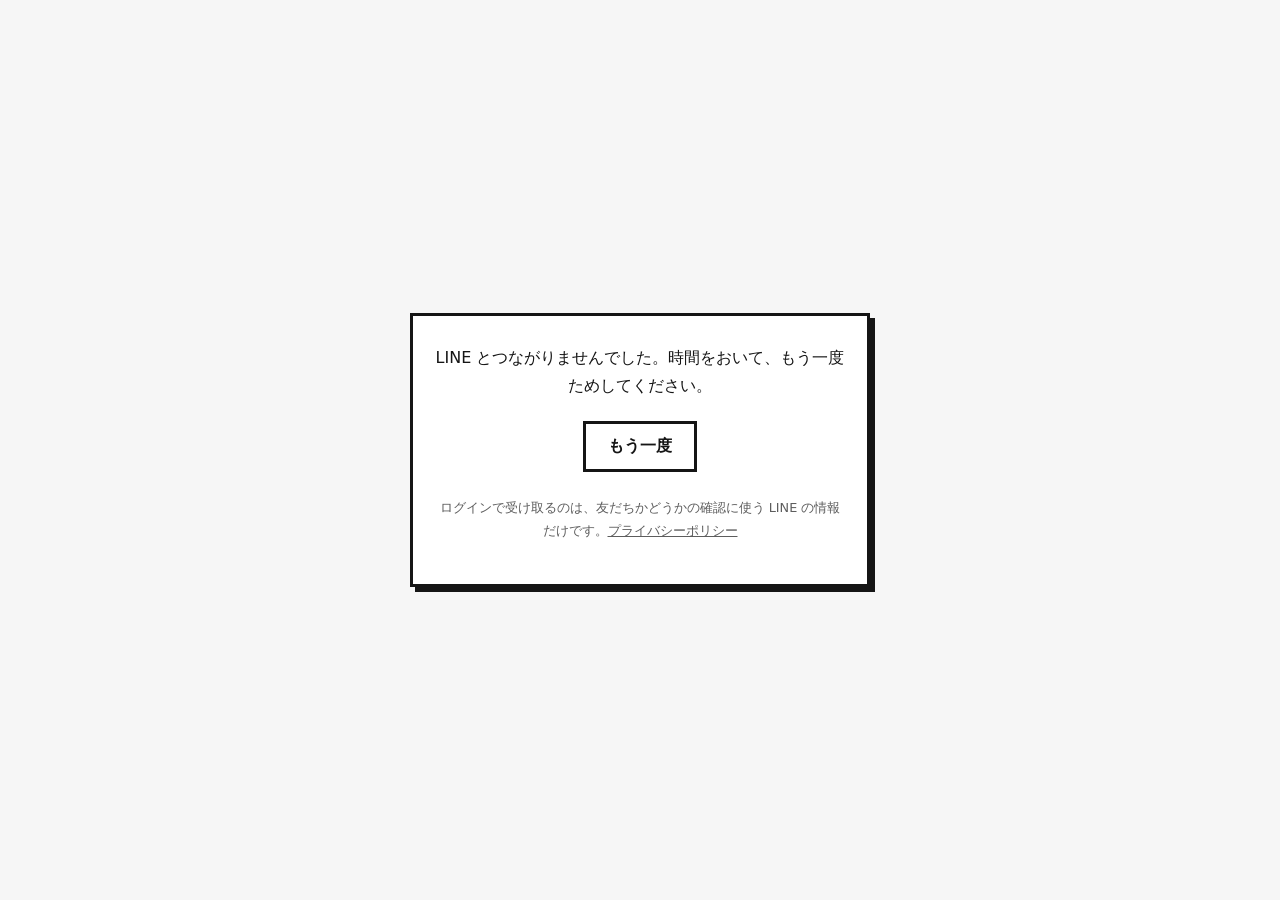
<file: line/index.html>
<!doctype html>
<html lang="ja">
<head>
  <meta charset="utf-8" />
  <meta name="viewport" content="width=device-width, initial-scale=1" />
  <meta name="robots" content="noindex" />
  <title>LINE友だちの確認｜naoblock</title>
  <link rel="icon" href="../assets/favicon.svg" type="image/svg+xml" />
  <link rel="stylesheet" href="../assets/main.css?v=20261114b" />
  <style>
    /* ゲームの先行公開で使う「LINE友だちかどうか」の確認ページ。ゲーム側は gate.js を読み込む */
    body { min-height: 100vh; display: grid; place-items: center; padding: 24px 16px; }
    .box { width: min(100%, 460px); background: var(--paper); border: var(--line); box-shadow: var(--shadow); padding: 28px 22px; text-align: center; }
    .box h1 { margin: 0 0 12px; font-size: 1.25rem; }
    .box p { margin: 0 0 14px; line-height: 1.8; }
    .line-btn { display: inline-block; margin: 6px 4px; padding: 12px 22px; border: var(--line); background: #06c755; color: #fff; font: 900 1rem var(--font-body); text-decoration: none; cursor: pointer; }
    .line-btn.sub { background: var(--paper); color: var(--ink); }
    .note { font-size: 0.8rem; color: var(--muted); margin-top: 18px !important; }
    .note a, .note button { color: var(--muted); }
    .note button { background: none; border: 0; padding: 0; font: inherit; text-decoration: underline; cursor: pointer; }
  </style>
</head>
<body>
  <main class="box" id="box"><p>LINE を確かめています…</p></main>
  <script>
    // 1. ゲームの「LINEで確かめる」から ?back=ゲームのURL つきで来る
    // 2. LIFF でログイン → 公式LINE「NCNPナオブロックラボ」の友だちか確かめる（ブラウザ内だけの簡易判定）
    // 3. 友だちなら naoblock.com 全体（サブドメインのゲームも）で読める目印のクッキーを置いて、ゲームへ戻す
    const LIFF_ID = "2012312496-FDhWt3Dh"; // LINE Developers「naoblock 3D」チャネルの「naoblock ゲーム先行」
    const LINE_ADD = "https://line.me/R/ti/p/@134wkonl";
    const COOKIE = "nb_line";
    const DAYS = 30; // 30日ごとに確かめ直す（Safari は 7日で消すので、そのときはボタン1回で戻れる）
    const box = document.getElementById("box");
    const privacy = `<p class="note">ログインで受け取るのは、友だちかどうかの確認に使う LINE の情報だけです。<a href="privacy.html">プライバシーポリシー</a></p>`;

    // 戻り先は naoblock.com とそのサブドメインだけ（よそのサイトへの転送に使われないように）
    const safeBack = (v) => {
      try {
        const u = new URL(v);
        if (u.protocol === "https:" && (u.hostname === "naoblock.com" || u.hostname.endsWith(".naoblock.com"))) return u.href;
      } catch { /* 下の既定へ */ }
      return null;
    };
    const params = new URLSearchParams(location.search);
    let back = safeBack(params.get("back") || "");
    try {
      if (back) sessionStorage.setItem("nbLineBack", back);
      else back = safeBack(sessionStorage.getItem("nbLineBack") || ""); // LINE ログインから戻ったとき用
    } catch { /* なくても動く */ }
    const fallback = "https://naoblock.com/games/";

    const show = (html) => { box.innerHTML = html + privacy; };
    const setPass = () => {
      const host = location.hostname.endsWith("naoblock.com") ? "; domain=naoblock.com" : "";
      document.cookie = `${COOKIE}=${Date.now()}; path=/; max-age=${DAYS * 86400}; secure; samesite=lax${host}`;
    };
    const clearPass = () => {
      const host = location.hostname.endsWith("naoblock.com") ? "; domain=naoblock.com" : "";
      document.cookie = `${COOKIE}=; path=/; max-age=0; secure; samesite=lax${host}`;
    };

    const loadLiff = () => new Promise((ok, ng) => {
      const s = document.createElement("script");
      s.src = "https://static.line-scdn.net/liff/edge/2/sdk.js";
      s.onload = () => liff.init({ liffId: LIFF_ID }).then(ok, ng);
      s.onerror = ng;
      document.head.append(s);
    });

    const login = () => {
      // 戻ってきたら同じページ（?back= も残す）で続きをする
      const u = new URL(location.href);
      u.search = back ? `?back=${encodeURIComponent(back)}` : "";
      u.hash = "";
      liff.login({ redirectUri: u.href });
    };

    const check = async () => {
      show("<p>LINE を確かめています…</p>");
      try {
        if (!window.liff) await loadLiff();
        // ログインから戻ったときの ?code= は liff.init が読み終えたので、URL を整える
        history.replaceState(null, "", back ? `${location.pathname}?back=${encodeURIComponent(back)}` : location.pathname);
        if (!liff.isLoggedIn()) {
          show(`<h1>🔒 LINE友だち限定の先行公開</h1>
            <p>新しいゲームは、公式LINE「NCNPナオブロックラボ」の友だちが先に遊べます。</p>
            <p>LINE でログインすると、そのまま友だち追加もできます。</p>
            <div><button type="button" class="line-btn" id="login">LINE でログインして遊ぶ</button></div>`);
          document.getElementById("login").onclick = login;
          return;
        }
        const { friendFlag } = await liff.getFriendship();
        if (friendFlag) {
          setPass();
          show(`<h1>✅ 確認できました</h1><p>ゲームに戻ります…</p><div><a class="line-btn" href="${back || fallback}">ゲームへ</a></div>`);
          try { sessionStorage.removeItem("nbLineBack"); } catch { /* なくてよい */ }
          setTimeout(() => location.replace(back || fallback), 600);
          return;
        }
        clearPass();
        show(`<h1>あと一歩です！</h1>
          <p>公式LINE「NCNPナオブロックラボ」を友だち追加すると、遊べるようになります。</p>
          <div><a class="line-btn" href="${LINE_ADD}" target="_blank" rel="noopener">友だち追加する</a><button type="button" class="line-btn sub" id="recheck">追加したので確かめる</button></div>
          <p class="note"><button type="button" id="logout">別の LINE アカウントでログインし直す</button></p>`);
        document.getElementById("recheck").onclick = check;
        document.getElementById("logout").onclick = () => { liff.logout(); check(); };
      } catch (err) {
        console.error(err);
        show(`<p>LINE とつながりませんでした。時間をおいて、もう一度ためしてください。</p><div><button type="button" class="line-btn sub" id="retry">もう一度</button></div>`);
        document.getElementById("retry").onclick = () => location.reload();
      }
    };
    check();
  </script>
</body>
</html>
</file>
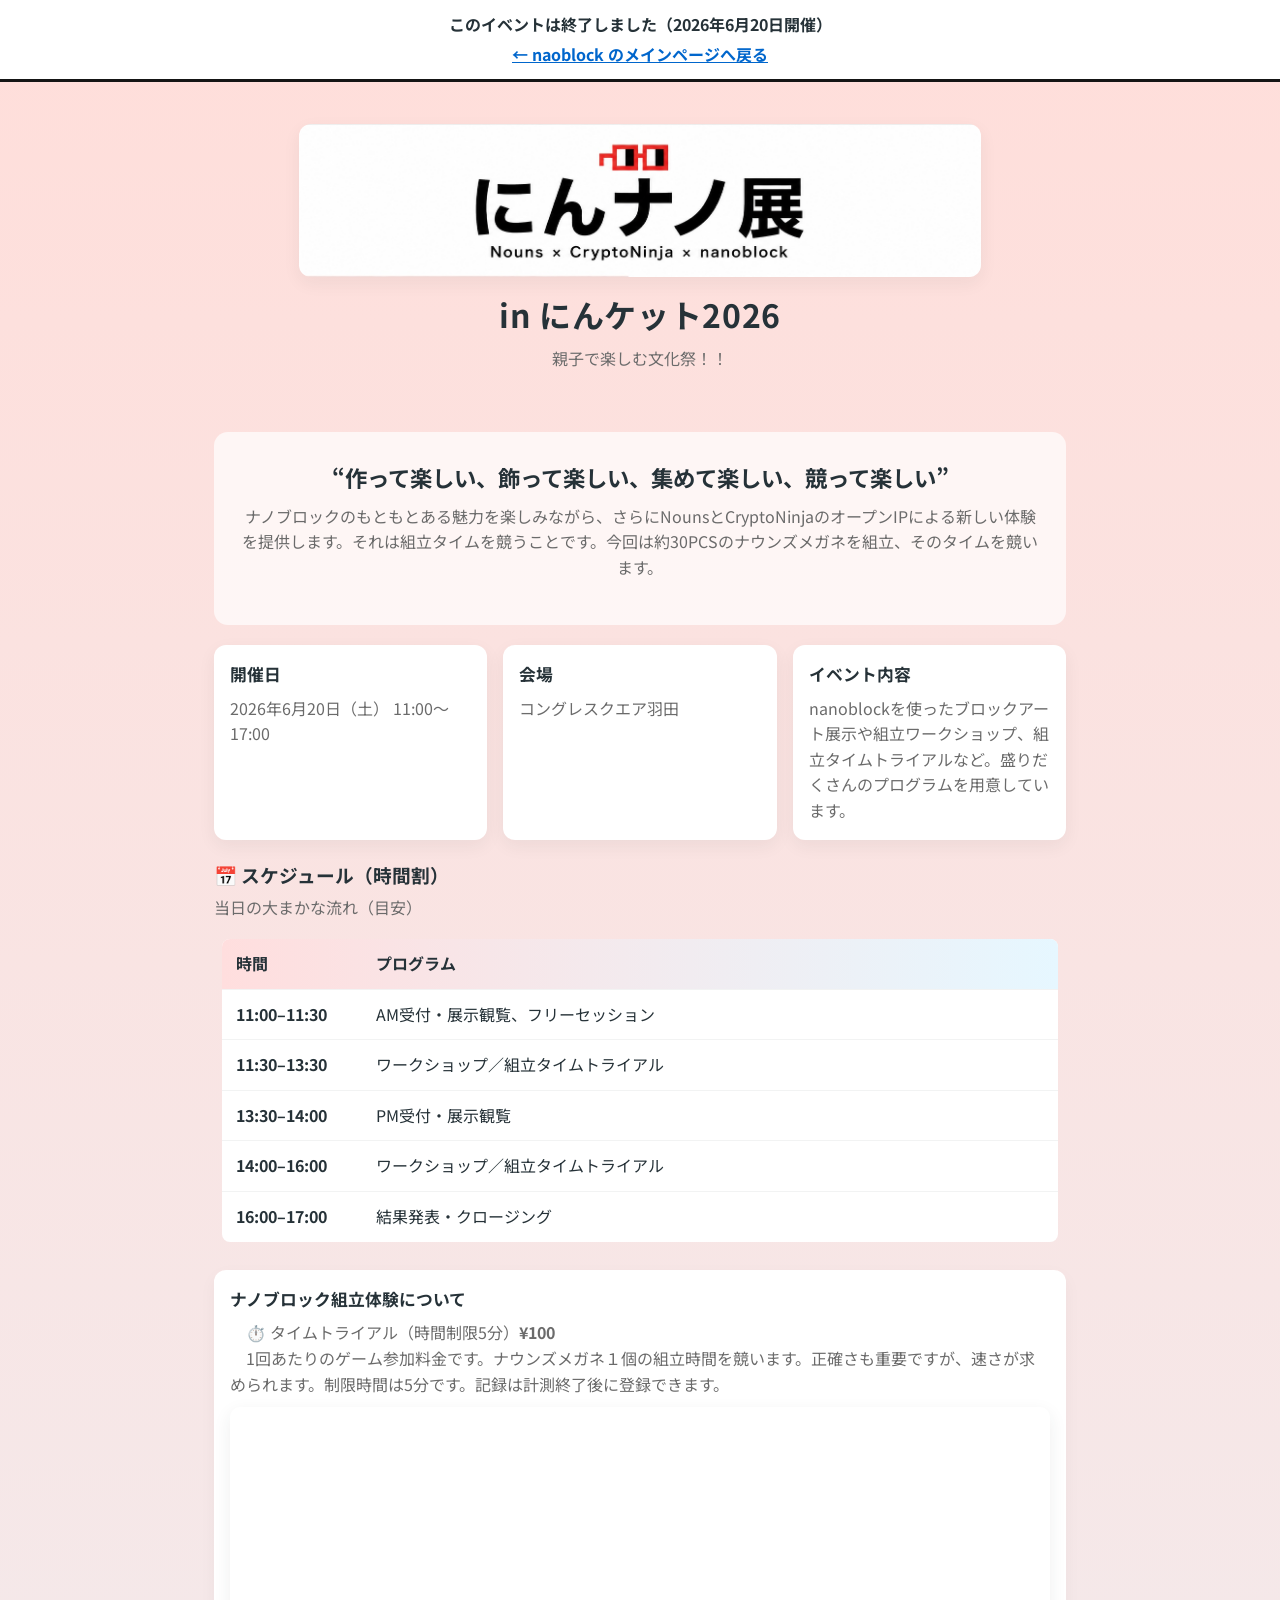
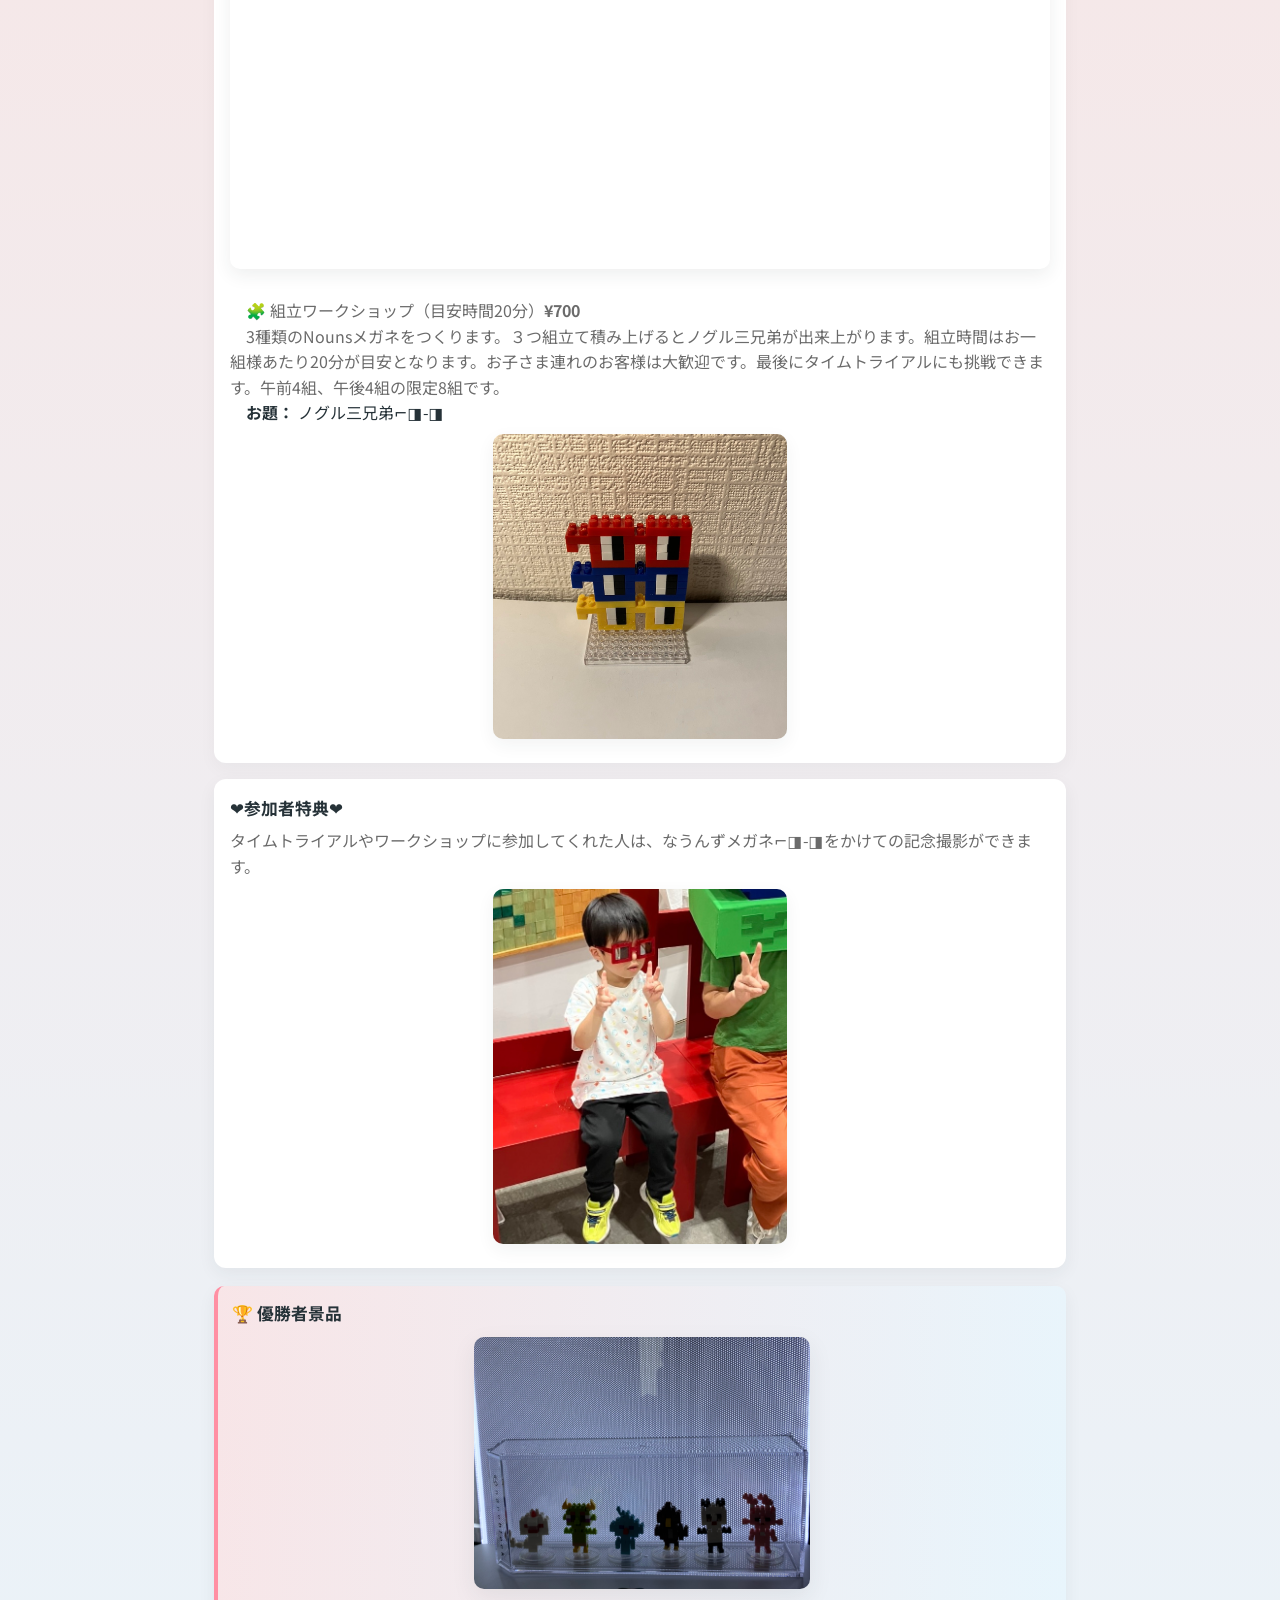
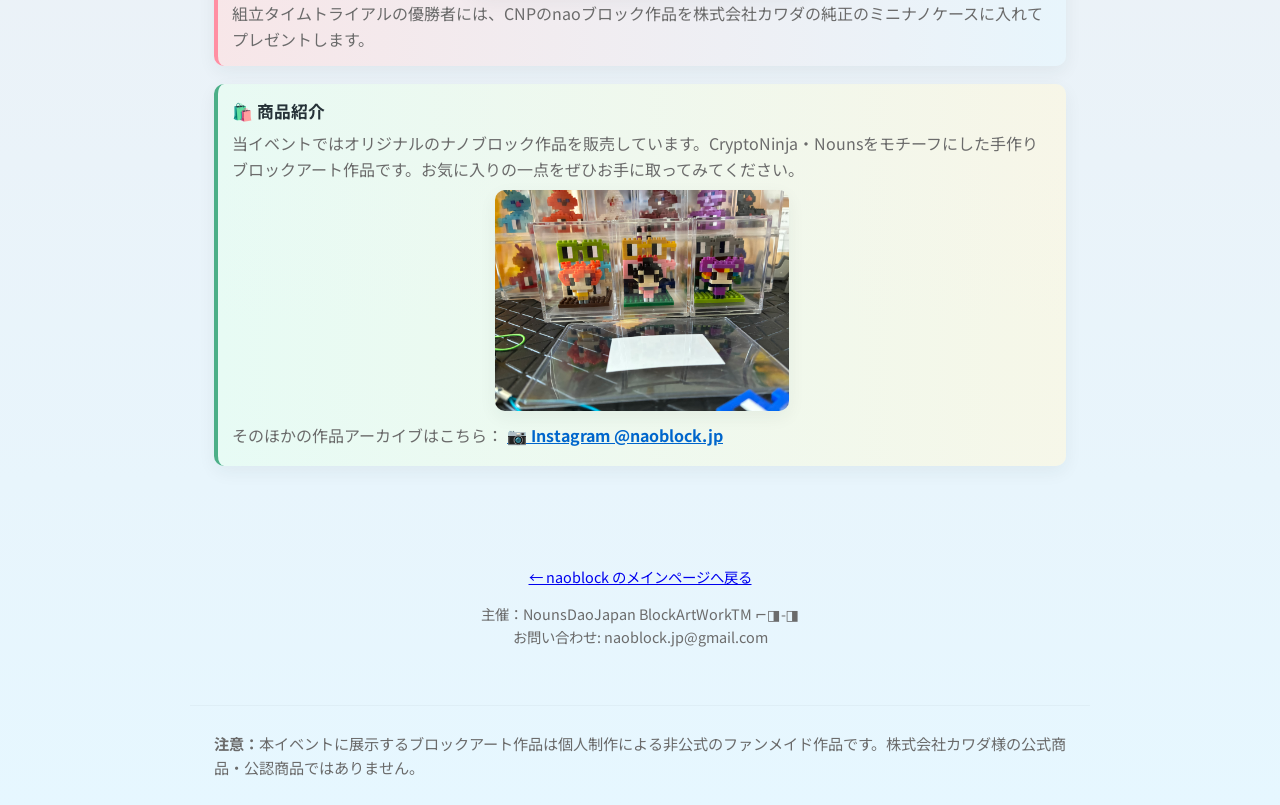
<file: archive/ninket2026/index.html>
<!doctype html>
<html lang="ja">
  <head>
    <meta charset="utf-8" />
    <meta name="viewport" content="width=device-width,initial-scale=1" />
    <title>にんケット2026 アーカイブ ─ naoblock</title>
    <meta name="description" content="2026年6月20日開催「にんケット2026」の記録ページです。ナノブロック組立タイムトライアル。" />
    <meta property="og:type" content="website" />
    <meta property="og:title" content="にんケット2026 アーカイブ" />
    <meta property="og:description" content="作って楽しい、飾って楽しい、集めて楽しい、競って楽しい — ナノブロック組立タイムトライアル" />
    <meta property="og:locale" content="ja_JP" />
    <link rel="icon" href="../../assets/favicon.svg" type="image/svg+xml" />
    <link href="https://fonts.googleapis.com/css2?family=Noto+Sans+JP:wght@400;700&display=swap" rel="stylesheet">
    <link rel="stylesheet" href="styles.css">
    <style>
      .archive-notice{background:#fff;border-bottom:3px solid #151515;text-align:center;padding:12px 16px;font-weight:700}
      .archive-notice p{margin:0}
      .archive-notice a{display:inline-block;margin-top:4px;color:#0066cc}
    </style>
  </head>
  <body>
    <div class="archive-notice" role="note">
      <p>このイベントは終了しました（2026年6月20日開催）</p>
      <a href="../../">← naoblock のメインページへ戻る</a>
    </div>

    <header class="site-header">
      <div class="container">
        <div class="banner">
          <img src="images/banner.jpeg" alt="にんケット2026 バナー">
        </div>
        <h1 class="site-title">in にんケット2026</h1>
        <p class="site-sub">親子で楽しむ文化祭！！</p>
      </div>
    </header>

    <main class="container">
      <section class="hero">
        <h2 class="hero-title">“作って楽しい、飾って楽しい、集めて楽しい、競って楽しい”</h2>
        <p class="hero-lead">ナノブロックのもともとある魅力を楽しみながら、さらにNounsとCryptoNinjaのオープンIPによる新しい体験を提供します。それは組立タイムを競うことです。今回は約30PCSのナウンズメガネを組立、そのタイムを競います。</p>
      </section>

      <section id="details" class="details">
        <article class="card">
          <h3>開催日</h3>
          <p>2026年6月20日（土） 11:00〜17:00</p>
        </article>

        <article class="card">
          <h3>会場</h3>
          <p>コングレスクエア羽田</p>
        </article>

        <article class="card">
          <h3>イベント内容</h3>
          <p>nanoblockを使ったブロックアート展示や組立ワークショップ、組立タイムトライアルなど。盛りだくさんのプログラムを用意しています。</p>
        </article>
      </section>

      <section id="schedule" class="schedule">
        <h3>📅 スケジュール（時間割）</h3>
        <p class="muted">当日の大まかな流れ（目安）</p>
        <div class="table-wrap">
          <table class="timetable" role="table">
            <thead>
              <tr>
                <th class="time-col">時間</th>
                <th>プログラム</th>
              </tr>
            </thead>
            <tbody>
              <tr>
                <td class="time-col">11:00–11:30</td>
                <td>AM受付・展示観覧、フリーセッション</td>
              </tr>
              <tr>
                <td class="time-col">11:30–13:30</td>
                <td>ワークショップ／組立タイムトライアル</td>
              </tr>
              <tr>
                <td class="time-col">13:30–14:00</td>
                <td>PM受付・展示観覧</td>
              </tr>
              <tr>
                <td class="time-col">14:00–16:00</td>
                <td>ワークショップ／組立タイムトライアル</td>
              </tr>
              <tr>
                <td class="time-col">16:00–17:00</td>
                <td>結果発表・クロージング</td>
              </tr>
            </tbody>
          </table>
        </div>
      </section>

      <section class="card extra-info">
        <h3>ナノブロック組立体験について</h3>
        <p>　⏱️ タイムトライアル（時間制限5分）<b>¥100</b></p>

        <p>　1回あたりのゲーム参加料金です。ナウンズメガネ１個の組立時間を競います。正確さも重要ですが、速さが求められます。制限時間は5分です。記録は計測終了後に登録できます。</p>

        <div class="youtube-embed">
          <iframe
            src="https://www.youtube.com/embed/hTlQ3Gnqs_Y?rel=0&playsinline=1"
            title="nanoblockでNogglesを作ってみた"
            loading="lazy"
            allow="accelerometer; autoplay; clipboard-write; encrypted-media; gyroscope; picture-in-picture"
            allowfullscreen>
          </iframe>
        </div>

        <br>
        <p>　🧩 組立ワークショップ（目安時間20分）<b>¥700</b></p>

        <p>　3種類のNounsメガネをつくります。３つ組立て積み上げるとノグル三兄弟が出来上がります。組立時間はお一組様あたり20分が目安となります。お子さま連れのお客様は大歓迎です。最後にタイムトライアルにも挑戦できます。午前4組、午後4組の限定8組です。</p>
        <div><strong>　お題：</strong> ノグル三兄弟⌐◨-◨</div>
        <div class="topic-media">
          <img src="images/noggles.jpeg" alt="組立お題イメージ (noggles)">
        </div>
      </section>

      <section id="pricing" class="pricing card">
        <h3>❤️参加者特典❤️</h3>
        <p class="muted">タイムトライアルやワークショップに参加してくれた人は、なうんずメガネ⌐◨-◨をかけての記念撮影ができます。</p>
        <div class="topic-media">
          <img src="images/boy1.jpeg" alt="記念撮影イメージ (noggles)">
        </div>
      </section>

      <section class="prize card">
        <h3>🏆 優勝者景品</h3>
        <div class="prize-media">
          <img src="images/ncnpn.jpeg" alt="CNP 優勝賞品イメージ (ncnpn)">
        </div>
        <p>組立タイムトライアルの優勝者には、CNPのnaoブロック作品を株式会社カワダの純正のミニナノケースに入れてプレゼントします。</p>
      </section>

      <section class="product card">
        <h3>🛍️ 商品紹介</h3>
        <p>当イベントではオリジナルのナノブロック作品を販売しています。CryptoNinja・Nounsをモチーフにした手作りブロックアート作品です。お気に入りの一点をぜひお手に取ってみてください。</p>
        <div class="topic-media">
          <img src="images/product.jpeg" alt="販売商品イメージ">
        </div>
        <p class="product-archive">
          そのほかの作品アーカイブはこちら：
          <a href="https://www.instagram.com/naoblock.jp/" target="_blank" rel="noopener noreferrer">
            📷 Instagram @naoblock.jp
          </a>
        </p>
      </section>
    </main>

    <footer class="site-footer">
      <div class="container">
        <p><a href="../../">← naoblock のメインページへ戻る</a></p>
        <p>主催：NounsDaoJapan BlockArtWorkTM ⌐◨-◨<br>お問い合わせ: naoblock.jp@gmail.com</p>
      </div>
    </footer>
    <section class="disclaimer container">
      <p><strong>注意：</strong>本イベントに展示するブロックアート作品は個人制作による非公式のファンメイド作品です。株式会社カワダ様の公式商品・公認商品ではありません。</p>
    </section>
  </body>
</html>
</file>
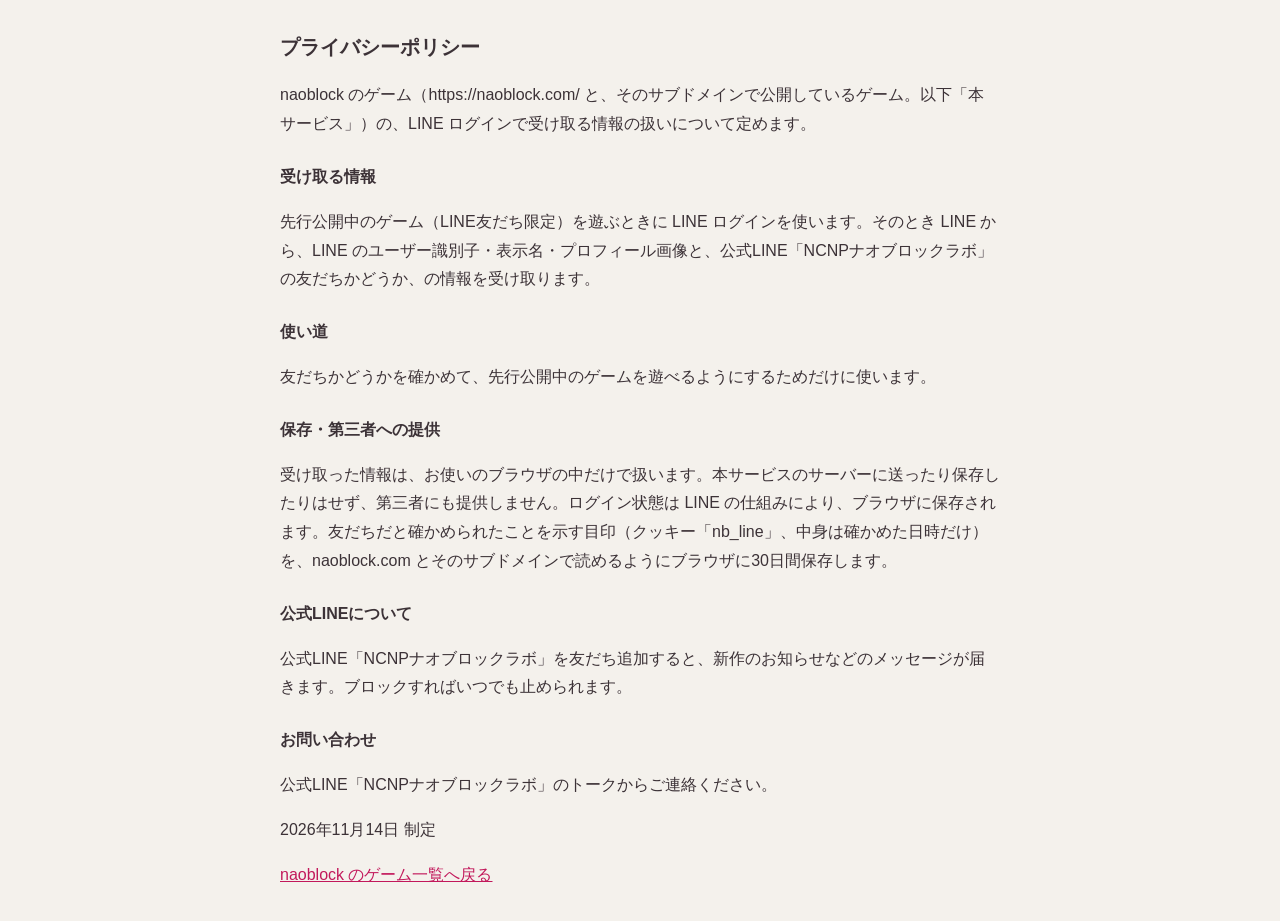
<file: line/privacy.html>
<!doctype html><html lang="ja"><head><meta charset="utf-8">
<meta name="viewport" content="width=device-width,initial-scale=1">
<title>プライバシーポリシー｜naoblock</title>
<link rel="icon" href="../assets/favicon.svg" type="image/svg+xml">
<style>
body{margin:0;background:#f4f1ec;color:#3c3237;font-family:'Hiragino Sans','Hiragino Kaku Gothic ProN',sans-serif;line-height:1.8}
main{max-width:720px;margin:0 auto;padding:16px}
h1{font-size:20px}h2{font-size:16px;margin-top:24px}
a{color:#c2185b}
</style></head><body><main>
<h1>プライバシーポリシー</h1>
<p>naoblock のゲーム（https://naoblock.com/ と、そのサブドメインで公開しているゲーム。以下「本サービス」）の、LINE ログインで受け取る情報の扱いについて定めます。</p>
<h2>受け取る情報</h2>
<p>先行公開中のゲーム（LINE友だち限定）を遊ぶときに LINE ログインを使います。そのとき LINE から、LINE のユーザー識別子・表示名・プロフィール画像と、公式LINE「NCNPナオブロックラボ」の友だちかどうか、の情報を受け取ります。</p>
<h2>使い道</h2>
<p>友だちかどうかを確かめて、先行公開中のゲームを遊べるようにするためだけに使います。</p>
<h2>保存・第三者への提供</h2>
<p>受け取った情報は、お使いのブラウザの中だけで扱います。本サービスのサーバーに送ったり保存したりはせず、第三者にも提供しません。ログイン状態は LINE の仕組みにより、ブラウザに保存されます。友だちだと確かめられたことを示す目印（クッキー「nb_line」、中身は確かめた日時だけ）を、naoblock.com とそのサブドメインで読めるようにブラウザに30日間保存します。</p>
<h2>公式LINEについて</h2>
<p>公式LINE「NCNPナオブロックラボ」を友だち追加すると、新作のお知らせなどのメッセージが届きます。ブロックすればいつでも止められます。</p>
<h2>お問い合わせ</h2>
<p>公式LINE「NCNPナオブロックラボ」のトークからご連絡ください。</p>
<p>2026年11月14日 制定</p>
<p><a href="../games/">naoblock のゲーム一覧へ戻る</a></p>
</main></body></html>
</file>
<file: assets/main.css>
:root {
  --bg: #f6f6f6;
  --paper: #ffffff;
  --ink: #151515;
  --muted: #5d5d5d;
  --red: #da0534;
  --blue: #405def;
  --yellow: #ffc110;
  --green: #2fb85a;
  --line: 3px solid var(--ink);
  --shadow: 5px 5px 0 var(--ink);
  --font-display: "Londrina Solid", "Noto Sans JP", system-ui, sans-serif;
  --font-body: "Noto Sans JP", system-ui, -apple-system, "Hiragino Kaku Gothic ProN", "Yu Gothic", Meiryo, sans-serif;
}

*, *::before, *::after { box-sizing: border-box; }

html { -webkit-text-size-adjust: 100%; }

body {
  margin: 0;
  background: var(--bg);
  color: var(--ink);
  font-family: var(--font-body);
  line-height: 1.7;
}

a { color: inherit; }
:focus-visible { outline: 3px solid var(--blue); outline-offset: 3px; }

.wrap {
  width: 100%;
  max-width: 960px;
  margin: 0 auto;
  padding-left: 20px;
  padding-right: 20px;
}

/* ① ヘッダー */
.site-header { padding: 16px 0; border-bottom: var(--line); background: var(--paper); }
.header-inner { display: flex; align-items: center; justify-content: space-between; gap: 16px; }
.brand { display: flex; align-items: center; gap: 12px; text-decoration: none; }
.brand-mark { width: 44px; height: auto; flex: none; }
.brand-text { display: flex; flex-direction: column; line-height: 1.25; }
.brand-name { font-family: var(--font-display); font-size: 1.9rem; letter-spacing: 0.02em; }
.brand-official { font-size: 1rem; color: var(--muted); letter-spacing: 0.04em; }
.brand-sub { font-size: 0.8rem; color: var(--muted); font-weight: 700; }
.header-side { min-width: 0; }

/* Londrina Solid は字幅が細く小文字も低いので、日本語と混ざる行では英字だけ少し大きくして揃える */
.en { font-size: 1.15em; line-height: 1; letter-spacing: 0.02em; }

/* ② ヒーロー */
.hero { text-align: center; padding-top: 32px; padding-bottom: 40px; }
.hero-title {
  margin: 0;
  font-family: var(--font-display);
  font-size: clamp(1.55rem, 6.6vw, 2.8rem);
  font-weight: 900;
  line-height: 1.35;
  letter-spacing: 0.01em;
}
.hero-hello { margin: 0 0 10px; font-family: var(--font-display); font-size: clamp(0.95rem, 3.6vw, 1.1rem); font-weight: 900; color: var(--muted); }
.hero-lead { margin: 16px auto 0; max-width: 34em; font-size: clamp(0.95rem, 3.6vw, 1.1rem); color: var(--muted); font-weight: 700; line-height: 1.7; word-break: auto-phrase; }
.hero-btns { display: flex; flex-direction: column; gap: 14px; align-items: stretch; max-width: 360px; margin: 24px auto 0; }
.hero-btn { font-size: 1rem; }
.hero-note { margin: 14px 0 0; font-size: 0.92rem; color: var(--muted); font-weight: 700; }
.studs { display: flex; justify-content: center; gap: 10px; margin-top: 28px; }
.studs i { width: 16px; height: 16px; border: 3px solid var(--ink); display: block; }
.studs i:nth-child(1) { background: var(--red); }
.studs i:nth-child(2) { background: var(--yellow); }
.studs i:nth-child(3) { background: var(--blue); }
.studs i:nth-child(4) { background: var(--green); }

.section-title {
  margin: 0 0 20px;
  font-family: var(--font-display);
  font-size: 1.15rem;
  font-weight: 900;
  letter-spacing: 0.04em;
}
.section-title::before {
  content: "";
  display: inline-block;
  width: 14px;
  height: 14px;
  margin-right: 10px;
  background: var(--red);
  border: 3px solid var(--ink);
  vertical-align: -1px;
}

/* ③ ゲームカード（横スクロール） */
.games { padding-bottom: 64px; }
.card-row {
  list-style: none;
  margin: 0;
  padding: 6px max(20px, calc((100vw - 920px) / 2)) 22px;
  display: flex;
  gap: 18px;
  overflow-x: auto;
  scroll-snap-type: x proximity;
  scroll-padding-inline: max(20px, calc((100vw - 920px) / 2));
  -webkit-overflow-scrolling: touch;
}
.card-row > li { flex: none; scroll-snap-align: start; }

.game-card {
  position: relative;
  display: flex;
  flex-direction: column;
  width: clamp(188px, 56vw, 232px);
  background: var(--paper);
  border: var(--line);
  box-shadow: var(--shadow);
  text-decoration: none;
  transition: transform 0.12s ease, box-shadow 0.12s ease;
}
.game-card:hover { transform: translate(-2px, -2px); box-shadow: 7px 7px 0 var(--ink); }
.game-card:active { transform: translate(3px, 3px); box-shadow: 2px 2px 0 var(--ink); }

.game-card .thumb {
  display: block;
  aspect-ratio: 4 / 5;
  overflow: hidden;
  border-bottom: var(--line);
  background: var(--card-color, var(--yellow));
}
.game-card .thumb img { display: block; width: 100%; height: 100%; object-fit: cover; object-position: center; }
.game-card .game-title {
  display: block;
  font-family: var(--font-display);
  padding: 14px 12px 16px;
  font-weight: 900;
  font-size: 1.05rem;
  line-height: 1.4;
  text-align: center;
  border-bottom: 8px solid var(--card-color, var(--yellow));
}
.c-red { --card-color: var(--red); }
.c-blue { --card-color: var(--blue); }
.c-yellow { --card-color: var(--yellow); }
.c-green { --card-color: var(--green); }

.badge-new {
  position: absolute;
  top: -12px;
  left: -10px;
  z-index: 1;
  padding: 2px 12px;
  background: var(--red);
  color: #fff;
  border: var(--line);
  font-family: var(--font-display);
  font-size: 1rem;
  line-height: 1.4;
  letter-spacing: 0.06em;
  transform: rotate(-6deg);
}
.badge-line { background: #06c755; font-family: var(--font-body); font-weight: 900; font-size: 0.85rem; }

/* ④ 総合ランキング（sakuya-kit の出力に合わせる。kit.css は読み込まない） */
.ranking { padding-bottom: 64px; }
#board .board-msg { margin: 0; padding: 24px; text-align: center; color: var(--muted); border: var(--line); background: var(--paper); }
#board .sk-leaderboard {
  background: var(--paper);
  border: var(--line);
  box-shadow: var(--shadow);
  padding: 22px 18px 24px;
}
#board .sk-lb-title { margin: 0 0 8px; font-family: var(--font-display); font-size: 1.15rem; font-weight: 900; text-align: center; line-height: 1.5; }
#board .sk-lb-note { margin: 0 0 18px; font-size: 0.92rem; color: var(--muted); text-align: center; line-height: 1.6; }
#board .sk-lb-list { list-style: none; margin: 0; padding: 0; display: flex; flex-direction: column; gap: 8px; }
#board .sk-lb-row {
  display: flex;
  flex-wrap: wrap;
  align-items: center;
  gap: 6px 12px;
  padding: 10px 12px;
  background: var(--bg);
  border: 2px solid var(--ink);
  font-size: 0.92rem;
}
#board .sk-lb-row:nth-child(1) { background: #fff3c4; }
#board .sk-lb-rank { min-width: 2.2em; font-family: var(--font-display); font-weight: 900; font-size: 1.2rem; line-height: 1; text-align: center; }
#board .sk-lb-name { font-weight: 900; flex: 1 1 4.5em; min-width: 0; overflow-wrap: anywhere; }
#board .sk-lb-xname { display: inline-flex; align-items: center; gap: 6px; font-size: 0.8rem; }
#board .sk-lb-avatar { width: 24px; height: 24px; border-radius: 50%; object-fit: cover; }
#board .sk-lb-xlink { color: var(--blue); text-decoration: none; font-weight: 700; }
#board .sk-lb-xlink:hover { text-decoration: underline; }
#board .sk-lb-score { margin-left: auto; font-family: var(--font-display); font-size: 1.2rem; line-height: 1; letter-spacing: 0.02em; font-weight: 900; font-variant-numeric: tabular-nums; color: var(--red); }
#board .sk-lb-games { flex-basis: 100%; display: flex; flex-wrap: wrap; gap: 4px 10px; font-size: 0.75rem; color: var(--muted); }
#board .sk-lb-game-pts { font-weight: 700; color: var(--ink); font-variant-numeric: tabular-nums; }
#board .sk-lb-game-top { color: var(--red); }
#board .sk-lb-roster { display: none; }
#board .sk-lb-sub { flex-basis: 100%; font-size: 0.75rem; color: var(--muted); }
#board .sk-lb-empty { padding: 18px; text-align: center; color: var(--muted); font-size: 0.9rem; }
.ranking-more { margin: 20px 0 0; text-align: center; }
.ranking-page { padding-top: 32px; }

/* ⑤ 外へのリンク */
.links { padding-bottom: 72px; }
.link-grid {
  list-style: none;
  margin: 0;
  padding: 0;
  display: grid;
  grid-template-columns: repeat(2, 1fr);
  gap: 14px;
}
.link-tile {
  display: flex;
  font-family: var(--font-display);
  align-items: center;
  justify-content: center;
  min-height: 56px;
  padding: 10px 12px;
  background: var(--paper);
  border: var(--line);
  box-shadow: 4px 4px 0 var(--ink);
  font-weight: 900;
  text-decoration: none;
  text-align: center;
  transition: transform 0.12s ease, box-shadow 0.12s ease, background 0.12s ease;
}
.link-tile:hover { background: var(--yellow); transform: translate(-2px, -2px); box-shadow: 6px 6px 0 var(--ink); }
.link-tile:active { transform: translate(3px, 3px); box-shadow: 1px 1px 0 var(--ink); }

/* ⑥ フッター */
.site-footer { padding: 36px 0 52px; border-top: var(--line); background: var(--paper); text-align: center; font-size: 0.92rem; }
.site-footer p { margin: 0 0 10px; }
.site-footer a { font-weight: 700; }
.site-footer .disclaimer { margin-top: 18px; color: var(--muted); font-size: 0.92rem; line-height: 1.7; }

/* 修正A: スマホ幅ではランキングを5位まで（PCは10位まで） */
@media (max-width: 599px) {
  #board .sk-lb-list > li:nth-child(n+6) { display: none; }
  .ranking-page #board .sk-lb-list > li { display: flex; } /* 全員ページは全部出す */
}

@media (min-width: 640px) {
  .link-grid { grid-template-columns: repeat(4, 1fr); }
  .hero { padding-top: 64px; padding-bottom: 64px; }
  .hero-btns { flex-direction: row; flex-wrap: wrap; justify-content: center; max-width: none; }
}

/* 修正B: PC幅ではゲームカード5枚をスクロールなしで1列に並べる */
@media (min-width: 960px) {
  .card-row {
    display: grid;
    grid-template-columns: repeat(5, minmax(0, 1fr));
    max-width: 960px;
    margin: 0 auto;
    padding: 14px 20px 22px;
    overflow: visible;
    scroll-snap-type: none;
  }
  .game-card { width: auto; height: 100%; }
  .game-card .game-title { font-size: 1rem; padding-left: 8px; padding-right: 8px; }
  .card-row > li.all-li { display: none; } /* PC は下の「すべてのゲームを見る」ボタンで */
}

@media (prefers-reduced-motion: reduce) {
  .game-card, .link-tile { transition: none; }
}

/* naoblock ⌐◨-◨（ブロックアート・Instagram） */
.art { padding-bottom: 64px; }
.art-lead { margin: -8px 0 20px; color: var(--muted); font-weight: 700; font-size: 0.92rem; }
.art-lead .en { font-size: 1em; }
.art-grid {
  list-style: none; margin: 0; padding: 0;
  display: grid; grid-template-columns: repeat(2, 1fr); gap: 14px;
}
.art-tile {
  display: block; aspect-ratio: 1 / 1; overflow: hidden;
  border: var(--line); box-shadow: var(--shadow); background: var(--paper);
  transition: transform 0.15s, box-shadow 0.15s;
}
.art-tile img { width: 100%; height: 100%; object-fit: cover; display: block; }
.art-tile:hover { transform: translate(-2px, -2px); box-shadow: 7px 7px 0 var(--ink); }
.art-more { margin: 24px 0 0; text-align: center; }
.art-more-btn {
  display: inline-block; padding: 10px 22px; text-decoration: none; font-weight: 900;
  border: var(--line); box-shadow: var(--shadow); background: var(--yellow);
}
@media (min-width: 640px) { .art-grid { grid-template-columns: repeat(3, 1fr); gap: 18px; } }
@media (prefers-reduced-motion: reduce) { .art-tile { transition: none; } }

/* naoblock BUILDER（組立図アプリ） */
.builder { padding-bottom: 64px; }
.builder .section-title::before { background: var(--blue); }
.builder-cards { display: grid; gap: 24px; max-width: 560px; margin: 0 auto; }
@media (min-width: 640px) { .builder-cards { grid-template-columns: 1fr 1fr; max-width: none; } }
.builder-card {
  display: flex; flex-direction: column;
  background: var(--paper); border: var(--line); box-shadow: var(--shadow);
  text-decoration: none; transition: transform 0.12s ease, box-shadow 0.12s ease;
}
.builder-card:hover { transform: translate(-2px, -2px); box-shadow: 7px 7px 0 var(--ink); }
.builder-card:active { transform: translate(3px, 3px); box-shadow: 2px 2px 0 var(--ink); }
.builder-kind {
  display: block; padding: 8px 12px; border-bottom: var(--line);
  font-weight: 700; font-size: 1rem;
}
.builder-kind .en { font-family: var(--font-display); font-weight: 900; }
.builder-card .thumb { display: block; aspect-ratio: 1200 / 630; overflow: hidden; border-bottom: var(--line); background: var(--blue); }
.builder-card .thumb img { display: block; width: 100%; height: 100%; object-fit: cover; }
.builder-go {
  display: block; margin-top: auto; padding: 12px; text-align: center;
  font-family: var(--font-display); font-weight: 900; font-size: 1rem;
  border-bottom: 8px solid var(--blue);
}
@media (prefers-reduced-motion: reduce) { .builder-card { transition: none; } }

/* みんなの作品（投稿サイト post.naoblock.com の新着） */
.community { padding-bottom: 64px; }
.community .section-title::before { background: var(--green); }
.community-grid { display: grid; grid-template-columns: repeat(2, 1fr); gap: 14px; }
@media (min-width: 640px) { .community-grid { grid-template-columns: repeat(3, 1fr); gap: 18px; } }
.community-grid .board-msg { grid-column: 1 / -1; }
.community-tile {
  display: flex; flex-direction: column; min-width: 0; padding: 10px;
  background: var(--paper); border: var(--line); box-shadow: var(--shadow);
  color: var(--ink); text-decoration: none; transition: transform 0.12s ease, box-shadow 0.12s ease;
}
.community-tile:hover { transform: translate(-2px, -2px); box-shadow: 7px 7px 0 var(--ink); }
.community-tile img { display: block; width: 100%; aspect-ratio: 1 / 1; object-fit: contain; background: var(--bg); }
.community-tile b { margin-top: 8px; font-size: 1rem; overflow: hidden; text-overflow: ellipsis; white-space: nowrap; }
.community-tile small { color: var(--muted); font-size: 0.75rem; overflow: hidden; text-overflow: ellipsis; white-space: nowrap; }
.community-btns { display: flex; gap: 14px; justify-content: center; margin-top: 24px; flex-wrap: wrap; }
.community-btn {
  display: inline-block; padding: 12px 22px; min-width: 150px; text-align: center;
  background: var(--paper); border: var(--line); box-shadow: var(--shadow);
  color: var(--ink); font-weight: 700; text-decoration: none;
}
.community-btn.primary { background: var(--green); color: var(--ink); }
.community-btn:active { transform: translate(3px, 3px); box-shadow: 2px 2px 0 var(--ink); }
@media (prefers-reduced-motion: reduce) { .community-tile { transition: none; } }

/* メールで受け取る（Substack の登録フォーム） */
.newsletter { margin: 40px auto 0; max-width: 480px; text-align: center; }
.newsletter-title { margin: 0 0 16px; font-size: 1.1rem; font-weight: 900; }
.newsletter-title .en { margin-left: 8px; font-family: var(--font-display); color: var(--muted); font-weight: 400; }
.newsletter .art-lead { margin: 0 0 16px; }
.newsletter-frame { display: block; width: 100%; height: 320px; background: #fff; border: var(--line); box-shadow: var(--shadow); }

/* LINE と Substack の案内（届くものが違うので2枚に分ける） */
.subscribe { display: grid; gap: 24px; margin: 40px auto 0; max-width: 480px; }
.subscribe-card { padding: 20px 18px; text-align: center; background: var(--paper); border: var(--line); box-shadow: var(--shadow); }
.subscribe-card .newsletter-title { line-height: 1.5; word-break: auto-phrase; }
.subscribe-card .art-lead { margin: 0 0 16px; word-break: auto-phrase; }
.subscribe-btn { display: block; color: var(--ink); }
.is-line .subscribe-btn { background: #06c755; }
.is-substack .subscribe-btn { background: #ff6719; }
.subscribe-note { margin: 20px 0 10px; font-size: 0.92rem; color: var(--muted); }
.subscribe-card .newsletter-frame { box-shadow: none; }
@media (min-width: 960px) { .subscribe { max-width: 980px; grid-template-columns: 1fr 1fr; align-items: start; } }
/* スマホ：Substack のフォームはカードの余白を使い切って幅いっぱいに（狭いと入力欄がつぶれる） */
@media (max-width: 959px) {
  .subscribe-card .newsletter-frame { width: calc(100% + 36px); margin: 0 -18px -20px; border-width: 3px 0 0; }
}

/* ── ゲームの一覧（トップの「すべて」カードと /games/） ─────────── */
.card-row-msg { align-self: center; padding: 24px; color: var(--muted); font-weight: 700; }
.games-more { margin-top: 4px; text-align: center; }
.all-card {
  justify-content: center; align-items: center; height: 100%; min-height: 240px;
  background: var(--yellow); text-align: center; gap: 6px;
}
.all-card .all-count { font-family: var(--font-display); font-size: 3.4rem; line-height: 1; }
.all-card .all-count::after { content: "タイトル"; display: block; font-family: var(--font-body); font-size: 0.85rem; font-weight: 900; }
.all-card .all-label { font-family: var(--font-display); font-weight: 900; font-size: 1.1rem; line-height: 1.4; }

.games-page { padding: 28px 0 48px; }
.games-page .section-title { margin-bottom: 6px; }
.games-lead { margin: 0 0 18px; text-align: center; color: var(--muted); font-weight: 700; }
.games-tools {
  display: grid; gap: 12px; padding: 14px; margin-bottom: 22px;
  background: var(--paper); border: var(--line); box-shadow: var(--shadow);
}
.games-tools .tool-row { display: flex; flex-wrap: wrap; align-items: center; gap: 8px; }
.games-tools .tool-label { font-weight: 900; font-size: 0.85rem; min-width: 4.5em; }
.games-search, .games-sort {
  font: inherit; font-weight: 700; padding: 8px 10px; border: var(--line); background: #fff; color: var(--ink); border-radius: 0;
}
.games-search { flex: 1 1 200px; min-width: 0; }
.chip {
  font: inherit; font-weight: 900; font-size: 0.88rem; padding: 4px 12px; cursor: pointer;
  background: #fff; color: var(--ink); border: 2px solid var(--ink); border-radius: 999px;
}
.chip small { font-weight: 700; color: var(--muted); margin-left: 2px; }
.chip[aria-pressed="true"] { background: var(--ink); color: #fff; }
.chip[aria-pressed="true"] small { color: #ddd; }
.games-count { margin: 0 0 12px; font-weight: 900; }
.game-grid {
  list-style: none; margin: 0; padding: 0;
  display: grid; gap: 22px 16px; grid-template-columns: repeat(2, minmax(0, 1fr));
}
@media (min-width: 640px) { .game-grid { grid-template-columns: repeat(3, minmax(0, 1fr)); } }
@media (min-width: 960px) { .game-grid { grid-template-columns: repeat(4, minmax(0, 1fr)); } }
.game-grid .game-card { width: auto; height: 100%; }
.game-card.is-detail .thumb { aspect-ratio: 1200 / 630; }
.game-card.is-detail .game-title { padding: 10px 10px 4px; border-bottom: 0; }
.game-card .game-desc { display: block; padding: 0 10px 8px; font-size: 0.8rem; line-height: 1.55; color: var(--muted); font-weight: 700; color: var(--ink); opacity: 0.75; flex: 1; }
.game-card .game-tags { display: flex; flex-wrap: wrap; align-content: flex-start; gap: 4px; padding: 0 10px 20px; flex: 1; }
.game-card.is-detail .game-desc { flex: none; }
/* 色の帯はカードのいちばん下に（説明の長さがちがっても、隣のカードとそろう） */
.game-card.is-detail::after { content: ""; position: absolute; left: 0; right: 0; bottom: 0; height: 8px; background: var(--card-color, var(--yellow)); }
.game-card .game-tags i { font-style: normal; font-size: 0.72rem; font-weight: 900; padding: 1px 8px; border: 2px solid var(--ink); border-radius: 999px; background: #fff; }
.games-empty { padding: 28px; text-align: center; color: var(--muted); font-weight: 700; border: var(--line); background: var(--paper); }
@media (max-width: 599px) { .game-card .game-desc { display: none; } }
</file>
<file: archive/ninket2026/styles.css>
:root{
  --bg: #fffafc;
  --card: #ffffff;
  --text: #263238;
  --muted: #6b6b6b;
  --accent-start: #ffdeda;
  --accent-end: #e6f7ff;
  --pastel-1: #ffdede;
  --pastel-2: #e6f7ff;
  --btn-bg: #d9edf8;
  --btn-bg-hover: #c5e3f3;
  --btn-bg-active: #b0d7ea;
  --btn-border: #6e9fb7;
  --btn-text: #143b4e;
  --btn-shadow: 0 2px 8px rgba(20,59,78,0.16);
}
*{box-sizing:border-box}
body{
  font-family: 'Noto Sans JP', system-ui, -apple-system, "Hiragino Kaku Gothic ProN", "Yu Gothic", "Meiryo", sans-serif;
  margin:0;
  background: linear-gradient(180deg,var(--accent-start),var(--accent-end));
  color:var(--text);
  line-height:1.6;
}
.container{
  max-width:900px;
  margin:0 auto;
  padding:24px;
}
.site-header{
  padding:18px 0 12px;
  text-align:center;
}
.banner{max-width:100%;margin:0 auto 12px}
.banner img{width:80%;height:auto;display:block;margin:0 auto;border-radius:12px;box-shadow:0 6px 18px rgba(38,50,56,0.06)}
.site-title{
  margin:0;
  font-size:2rem;
  letter-spacing:0.02em;
}
.site-sub{color:var(--muted);margin:6px 0 0}
.hero{background:rgba(255,255,255,0.7);border-radius:14px;padding:28px;margin-bottom:20px;text-align:center}
.hero-title{margin:0 0 8px;font-size:1.4rem}
.hero-lead{margin:0 0 16px;color:var(--muted)}
.cta{display:inline-block;background:#ff8fa3;color:white;padding:10px 18px;border-radius:999px;text-decoration:none;font-weight:700}
button{
  font:inherit;
  border:1px solid var(--btn-border);
  background:var(--btn-bg);
  color:var(--btn-text);
  border-radius:10px;
  box-shadow:var(--btn-shadow);
  transition:background .16s ease,transform .08s ease,box-shadow .16s ease;
  cursor:pointer;
}
button:hover:not(:disabled){
  background:var(--btn-bg-hover);
  box-shadow:0 4px 12px rgba(24,72,93,0.18);
}
button:active:not(:disabled){
  background:var(--btn-bg-active);
  transform:translateY(1px);
}
button:disabled{
  opacity:0.58;
  cursor:not-allowed;
  box-shadow:none;
}
.details{display:grid;grid-template-columns:repeat(auto-fit,minmax(240px,1fr));gap:16px;margin-bottom:20px}
.card{background:var(--card);padding:16px;border-radius:12px;box-shadow:0 6px 18px rgba(38,50,56,0.06)}
.card h3{margin:0 0 8px;font-size:1.05rem}
.card p{margin:0;color:var(--muted)}
.info{background:rgba(255,255,255,0.6);padding:16px;border-radius:12px}
.schedule{margin-bottom:20px}
.schedule h3{margin:0 0 6px}
.schedule .muted{color:var(--muted);margin:0 0 10px}
.table-wrap{overflow:auto;background:transparent;padding:8px;border-radius:10px}
.timetable{width:100%;border-collapse:collapse;background:var(--card);border-radius:8px;overflow:hidden}
.timetable thead{background:linear-gradient(90deg,var(--pastel-1),var(--pastel-2))}
.timetable th,.timetable td{padding:12px 14px;text-align:left;border-bottom:1px solid rgba(38,50,56,0.06)}
.timetable tr:last-child td{border-bottom:none}
.time-col{width:140px;font-weight:700;color:var(--text)}
.buttons{margin-top:12px}
.extra-info{background:var(--card);padding:16px;border-radius:12px;box-shadow:0 6px 18px rgba(38,50,56,0.04);margin-bottom:16px}
.extra-info h3{margin:0 0 8px}
.extra-info p{margin:0;color:var(--muted)}
.pricing{margin-bottom:18px}
.pricing h3{margin:0 0 6px}
.pricing .muted{margin:0 0 10px}
.pricing-grid{display:flex;gap:12px;flex-wrap:wrap}
.price-item{flex:1 1 220px;background:var(--card);padding:14px;border-radius:10px;box-shadow:0 6px 18px rgba(38,50,56,0.04)}
.price-item h4{margin:0 0 6px}
.price{font-size:1.2rem;font-weight:700;margin:0 0 6px}
.price-item .muted{margin:0;color:var(--muted)}
.prize{margin-bottom:18px;background:linear-gradient(90deg,rgba(255,222,222,0.6),rgba(230,247,255,0.6));padding:14px;border-radius:10px;border-left:4px solid #ff8fa3}
.prize h3{margin:0 0 6px}
.prize p{margin:0;color:var(--muted)}
.prize-media{display:flex;justify-content:center;margin:10px 0 12px}
.prize-media img{max-width:336px;width:80%;height:auto;margin:0 auto;display:block;border-radius:10px;box-shadow:0 8px 24px rgba(38,50,56,0.08)}
.product{margin-bottom:18px;background:linear-gradient(90deg,rgba(230,255,240,0.6),rgba(255,248,220,0.6));padding:14px;border-radius:10px;border-left:4px solid #4caf88}
.product h3{margin:0 0 6px}
.product p{margin:4px 0;color:var(--muted)}
.product-archive{margin-top:12px !important}
.product-archive a{color:#0066cc;text-decoration:underline;font-weight:700}
.topic{margin-top:12px}
.topic-media{display:flex;justify-content:center;margin:8px 0}
.topic-media img{max-width:294px;width:70%;height:auto;margin:0 auto;display:block;border-radius:10px;box-shadow:0 6px 18px rgba(38,50,56,0.06)}
.video-link{display:inline-block;margin-top:8px;color:#0066cc;text-decoration:underline}
.video-fallback{margin:6px 0 0}
.youtube-embed{position:relative;width:100%;max-width:100%;margin:10px auto 4px;aspect-ratio:16/9;border-radius:10px;overflow:hidden;box-shadow:0 6px 18px rgba(38,50,56,0.08)}
.youtube-embed iframe{width:100%;height:100%;border:0;display:block}
.disclaimer{background:transparent;color:var(--muted);font-size:0.95rem;padding:10px 24px;border-top:1px solid rgba(38,50,56,0.04)}

/* Timer styles and larger mobile buttons */
.timer{position:relative}
.countdown-overlay{
  position:absolute;inset:0;
  display:flex;align-items:center;justify-content:center;
  font-size:3.6rem;font-weight:900;
  border-radius:10px;
  background:rgba(255,255,255,0.88);
  color:var(--text);
  z-index:10;
  animation:countdown-pop 0.85s ease-out forwards;
  pointer-events:none;
}
.countdown-overlay.hidden{display:none}
.countdown-overlay.countdown-go{color:#2a9d4e;animation:countdown-go-pop 0.55s ease-out forwards}
@keyframes countdown-pop{
  0%  {opacity:0;transform:scale(1.6)}
  20% {opacity:1;transform:scale(1.0)}
  80% {opacity:1;transform:scale(1.0)}
  100%{opacity:0;transform:scale(0.7)}
}
@keyframes countdown-go-pop{
  0%  {opacity:0;transform:scale(0.5)}
  40% {opacity:1;transform:scale(1.15)}
  70% {transform:scale(0.95)}
  100%{opacity:1;transform:scale(1.0)}
}
.timer-display{font-size:2.2rem;font-weight:700;text-align:center;padding:14px;background:var(--card);border-radius:10px;box-shadow:0 6px 18px rgba(38,50,56,0.06);margin-bottom:8px}
.buttons{display:flex;gap:12px;align-items:center}
.buttons .secondary{flex:1;padding:12px 18px;font-size:1rem;border-radius:12px}

@media (max-width:600px){
  .buttons{flex-direction:column}
  .buttons .secondary{width:100%;display:block;font-size:1.15rem;padding:16px}
  .timer-display{font-size:2.6rem;padding:16px}
}

/* record form and participant info */
.hidden{display:none}

.participant-toggle{width:100%;display:flex;justify-content:space-between;align-items:center;padding:10px 16px;font-size:1rem;font-weight:600;border-radius:10px;margin-bottom:8px;text-align:left}
.participant-toggle.drawer-open{border-bottom-left-radius:0;border-bottom-right-radius:0;margin-bottom:0}
.participant-info{background:var(--card);padding:12px;border-radius:10px;box-shadow:0 6px 18px rgba(38,50,56,0.04);margin-bottom:12px;display:flex;flex-direction:column}
.participant-info.hidden{display:none!important}
#participantInfoDrawer{border-top-left-radius:0;border-top-right-radius:0}

/* Form group for organized field structure */
.participant-info .form-group{margin-bottom:12px;width:100%;display:flex;flex-direction:column}
.participant-info .form-group label{display:block;font-weight:500;margin-bottom:4px;width:100%}
.participant-info .form-group input{width:100%;padding:10px;border-radius:8px;border:1px solid rgba(38,50,56,0.08);font-size:1rem;display:block;box-sizing:border-box}

/* Serial row styling within participant-info */
.participant-info .serial-row{display:flex;gap:8px;align-items:center;flex-wrap:wrap;margin-bottom:12px;width:100%}
.participant-info .serial-row .serial-label{min-width:110px;margin:0;font-weight:500;flex-shrink:0}
.participant-info .serial-row #recSerial{flex:0 0 160px;width:160px !important;text-align:center;font-variant-numeric:tabular-nums;margin:0;padding:10px;border-radius:8px;border:1px solid rgba(38,50,56,0.08);font-size:1rem;flex-shrink:0}
.participant-info .serial-checkbox-label{display:flex;align-items:center;gap:6px;margin:0;font-size:0.9rem;white-space:nowrap;font-weight:normal;flex-shrink:0}
.participant-info .serial-checkbox-label input{width:auto;padding:0;margin:0;border:none;display:inline}
.participant-info .serial-row #qrScanBtn{margin-left:auto;white-space:nowrap;padding:8px 12px;border-radius:8px;flex-shrink:0}

/* XID preview card */
.participant-info .xid-preview{display:flex;align-items:center;gap:10px;padding:8px 10px;border-radius:8px;margin-top:4px;font-size:0.9rem;margin-left:0}

.record-form{background:var(--card);padding:12px;border-radius:10px;box-shadow:0 6px 18px rgba(38,50,56,0.04);margin-top:12px}
.record-form h4{margin:0 0 8px}
.record-form label{display:block;margin:8px 0}
.record-form input,.record-form textarea{width:100%;padding:10px;border-radius:8px;border:1px solid rgba(38,50,56,0.08);font-size:1rem}
.form-actions{display:flex;gap:8px;margin-top:8px}
.records-sort-bar{display:flex;align-items:center;gap:8px;margin-top:14px;flex-wrap:wrap}
.sort-label{font-size:0.9rem;color:var(--muted)}
.sort-btn{padding:4px 14px;border-radius:20px;border:1px solid rgba(79,124,145,0.45);background:#fff;font-size:0.88rem;color:#265168;cursor:pointer;box-shadow:none;transition:background 0.15s,color 0.15s,border-color 0.15s}
.sort-btn.active{background:#2f6f90;color:#fff;border-color:#2f6f90}
.record-list{margin-top:8px}
.record-table-wrap{overflow-x:auto;-webkit-overflow-scrolling:touch}
.record-table{width:100%;border-collapse:collapse;font-size:0.92rem}
.record-table th{text-align:left;padding:7px 10px;background:rgba(38,50,56,0.06);border-bottom:2px solid rgba(38,50,56,0.12);white-space:nowrap}
.record-table td{padding:7px 10px;border-bottom:1px solid rgba(38,50,56,0.07);vertical-align:top}
.record-table tbody tr:hover{background:rgba(38,50,56,0.03)}
.record-table .r-time{font-weight:700;font-variant-numeric:tabular-nums;white-space:nowrap}
.record-table .r-rank{white-space:nowrap}
.record-table .r-serial{display:none;font-variant-numeric:tabular-nums;white-space:nowrap;font-size:0.85rem;color:var(--muted)}
.record-table .r-del{width:2.5rem;text-align:center;padding:4px 6px}
.del-chk{cursor:pointer;width:1.1em;height:1.1em;accent-color:#e44;vertical-align:middle}
.record-table .r-date{white-space:nowrap;font-size:0.82rem;color:var(--muted)}
.record-table .r-comment{max-width:180px;word-break:break-word}
.record-table .r-avatar{width:40px;padding:4px 6px;vertical-align:middle;text-align:center}
.r-avatar-img{width:32px;height:32px;border-radius:50%;object-fit:cover;display:block;margin:auto}
.serial-row{display:flex;gap:8px;align-items:center;flex-wrap:wrap}
.serial-row .serial-label{min-width:110px}
.serial-row input[type="text"]{
  /* レイアウトに任せつつ、視認性のため最小幅を確保 */
  flex: 1 1 auto;
  min-width: 6ch;
  text-align: center;
  font-variant-numeric: tabular-nums;
}
.serial-enable{font-size:0.9rem;display:flex;align-items:center;gap:6px}
/* required mark next to labels */
.required{color:#d32;margin-left:0.25ch;font-weight:700}

/* X profile preview card */
.xid-preview{display:flex;align-items:center;gap:10px;padding:8px 10px;border-radius:8px;margin-top:4px;font-size:0.9rem}
.xid-preview.hidden{display:none}
.xid-preview.xid-found{background:rgba(29,155,240,0.08);border:1px solid rgba(29,155,240,0.2)}
.xid-preview.xid-error{background:#fff0f0;border:1px solid rgba(211,50,34,0.2);color:#c00}
.xid-avatar{width:38px;height:38px;border-radius:50%;object-fit:cover;flex-shrink:0}
.xid-info{display:flex;flex-direction:column;gap:2px}
.xid-info a{color:#1d9bf0;font-weight:700;text-decoration:none}
.xid-info a:hover{text-decoration:underline}
.xid-hint{color:var(--muted);font-size:0.8rem}
.xid-loading{color:var(--muted)}
/* Visual hint for required inputs (subtle red bar inside input) */
input[aria-required="true"], textarea[aria-required="true"]{
  box-shadow: inset 4px 0 0 0 rgba(211,50,34,0.08);
}
/* Ensure the checkbox+text label stays inline inside the form (overrides record-form label rule) */
.record-form .serial-enable{display:inline-flex;align-items:center;gap:6px;margin:0;padding:0}
.serial-checkbox{margin-left:0;align-self:center}
.serial-checkbox-label{display:inline-flex;align-items:center;gap:6px;margin-left:8px;cursor:pointer}
.qr-full{display:inline-block;box-sizing:border-box;max-width:100%}
@media (max-width:600px){
  /* On small screens allow wrapping so QR button moves below inputs */
  .serial-row{flex-direction:row;align-items:center;flex-wrap:wrap;width:auto}
  .serial-row .serial-label{min-width:unset;white-space:nowrap;margin-right:8px}
  .serial-row input[type="text"]{flex:1;width:auto;max-width:none;min-width:8ch}
  .serial-row .serial-enable{margin-top:0;margin-left:8px}
  .participant-info .serial-row #qrScanBtn{margin-left:0}
}
.secondary{display:inline-block;margin-right:8px;padding:8px 14px;border-radius:8px;background:var(--btn-bg);border:1px solid var(--btn-border);text-decoration:none;color:var(--btn-text);font-weight:600}
.site-footer{padding:18px 0;text-align:center;color:var(--muted);font-size:0.9rem}

@media (max-width:480px){
  .container{padding:16px}
  .site-title{font-size:1.6rem}
  .hero-title{font-size:1.2rem}
}

/* QR modal styles */
.admin-modal{position:fixed;inset:0;background:rgba(0,0,0,0.55);display:flex;align-items:center;justify-content:center;z-index:1300}
.admin-modal.hidden{display:none}
.admin-modal-content{background:var(--card,#fff);border-radius:14px;padding:24px;max-width:360px;width:90%;box-shadow:0 8px 32px rgba(0,0,0,0.18)}
.admin-modal-content h4{margin:0 0 8px}
.admin-modal-content p{margin:0 0 10px;font-size:0.95rem;line-height:1.5}
.admin-modal-content input[type="password"]{width:100%;padding:10px;border-radius:8px;border:1px solid rgba(38,50,56,0.18);font-size:1rem;box-sizing:border-box;margin-bottom:4px}
.admin-pass-error{color:#d32;font-size:0.88rem;margin:0 0 8px}
.admin-pass-error.hidden{display:none}
.admin-modal-actions{display:flex;gap:8px;margin-top:12px}
.qr-modal{position:fixed;inset:0;background:rgba(0,0,0,0.6);display:flex;align-items:center;justify-content:center;z-index:1200}
.qr-modal.hidden{display:none}
.qr-modal .qr-content{background:var(--card);padding:12px;border-radius:10px;max-width:92vw;max-height:92vh;display:flex;flex-direction:column;align-items:center;gap:8px;overflow:auto}
.qr-modal video{width:100%;max-width:560px;height:auto;border-radius:8px;background:black;object-fit:cover;max-height:70vh}
.qr-modal .qr-actions{display:flex;gap:8px}
.qr-modal .secondary{padding:8px 12px}
.qr-modal canvas.hidden{display:none}
.qr-status{margin:4px 0 0;font-size:0.9rem;color:var(--muted);text-align:center}
</file>
